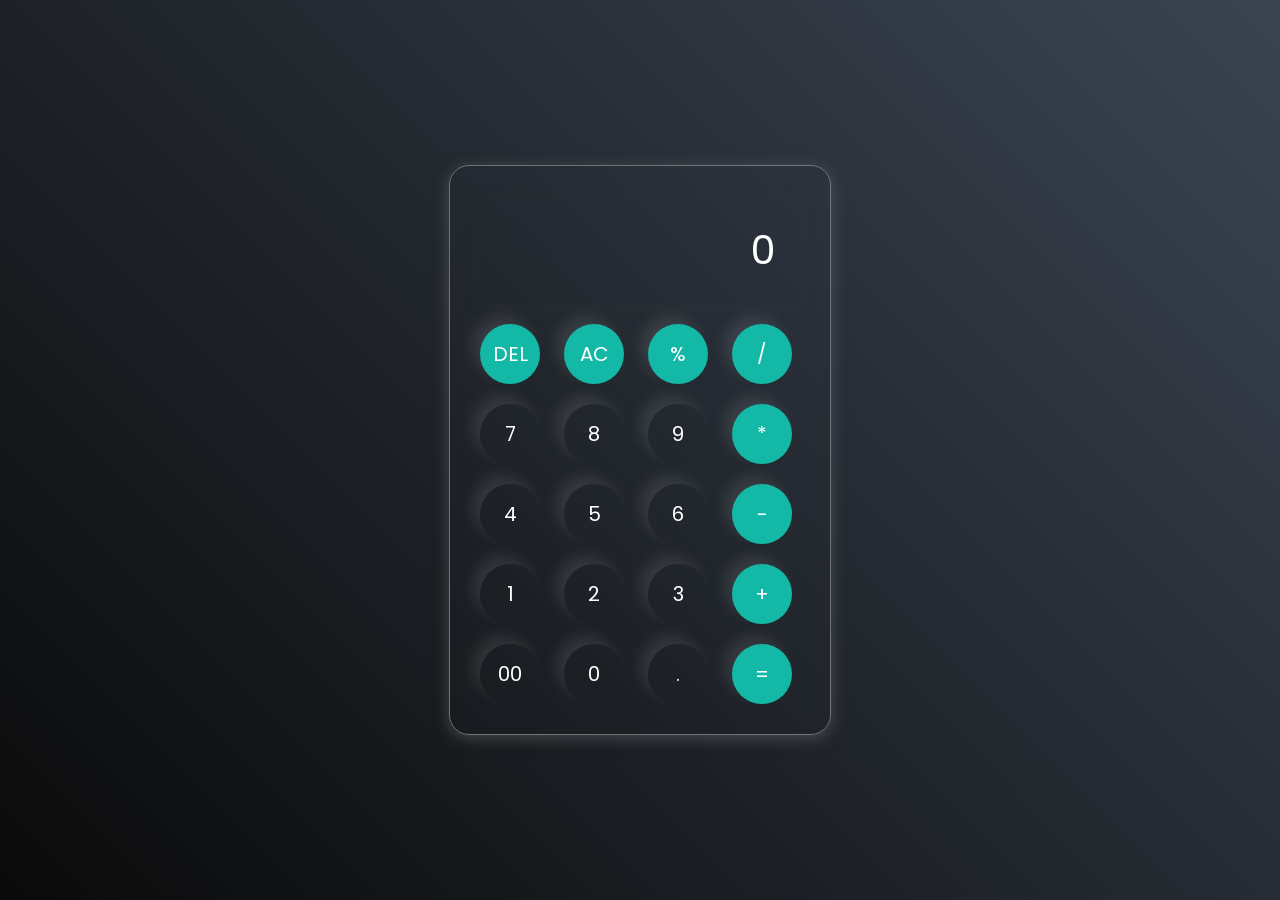
<file: index.html>
<!DOCTYPE html>
<html lang="en">

<head>
    <meta charset="UTF-8">
    <meta name="viewport" content="width=device-width, initial-scale=1.0">
    <title>CALCULATOR</title>
    <link rel="stylesheet" href="style.css">
   
</head>

<body>
    <div class="calculator">
        <input type="text" placeholder="0" id="display"
readonly
aria-label="Calculator display">
        <div>
            <button class="operator">DEL</button>
            <button class="operator">AC</button>
            <button class="operator">%</button>
            <button class="operator">/</button>
        </div>

        <div>
            <button>7</button>
            <button>8</button>
            <button>9</button>
            <button class="operator">*</button>

        </div>
        <div>
            <button>4</button>
            <button>5</button>
            <button>6</button>
            <button class="operator">-</button>

        </div>
        <div>
            <button>1</button>
            <button>2</button>
            <button>3</button>
            <button class="operator">+</button>

        </div>
        <div>
            <button>00</button>
            <button>0</button>
            <button>.</button>
            <button class="equalBtn">=</button>
        </div>
        </div>
</body>
<script src="script.js"></script>
</html>
</file>
<file: style.css>
@import url('https://fonts.googleapis.com/css2?family=Lato:ital,wght@0,100;0,300;0,400;0,700;0,900;1,100;1,300;1,400;1,700;1,900&family=Poppins:ital,wght@0,100;0,200;0,300;0,400;0,500;0,600;0,700;0,800;0,900;1,100;1,200;1,300;1,400;1,500;1,600;1,700;1,800;1,900&display=swap');

* {
    margin: 0;
    padding: 0;
    box-sizing: border-box;
    font-family: 'poppins', sans-serif;
}

body {
    display: flex;
    justify-content: center;
    align-items: center;
    width: 100%;
    height: 100vh;
    background: linear-gradient(45deg, #0a0a0a, #3a4452);
}

.calculator {
    border: 1px solid #717377;
    padding: 20px;
    border-radius: 20px;
    background: transparent;
    box-shadow: 0px 3px 15px rgba(113, 115, 119, 0.5);
}

input {
    width: 320px;
    border: none;
    padding: 24px;
    margin: 10px;
    background: transparent;
    font-size: 40px;
    text-align: right;
    cursor: pointer;
    color: white;
    box-shadow: 0px 3px 15px rgba(84, 84, 84, 0.1);
}

input::placeholder {
    color: #ffffff;
}

button {
    border-radius: 50%;
    border: none;
    height: 60px;
    width: 60px;
    margin: 10px;
    color: #ffffff;
    background: transparent;
    font-size: 20px;
    box-shadow: -8px -8px 15px rgba(255, 255, 255, 0.1);
    cursor: pointer;
    transition: 0.2s;
}

button:hover {
    transform: translateY(-3px);
}

button:active {
    transform: scale(0.92);
}

.equalBtn {
    background-color: #14b8a6;
    color: #ffffff;
}

.equalBtn:hover {
    background-color: #0d9488;
}

.operator {
    background-color: #14b8a6;
    color: #ffffff;
}

.operator:hover {
    background-color: #0d9488;
}
</file>
<file: calculator.css>
@import url('https://fonts.googleapis.com/css2?family=Lato:ital,wght@0,100;0,300;0,400;0,700;0,900;1,100;1,300;1,400;1,700;1,900&family=Poppins:ital,wght@0,100;0,200;0,300;0,400;0,500;0,600;0,700;0,800;0,900;1,100;1,200;1,300;1,400;1,500;1,600;1,700;1,800;1,900&display=swap');

* {
    margin: 0;
    padding: 0;
    box-sizing: border-box;
    font-family: 'poppins', sans-serif;
}

body {
    display: flex;
    justify-content: center;
    align-items: center;
    width: 100%;
    height: 100vh;
    background: linear-gradient(45deg, #0a0a0a, #3a4452);
}

.calculator {
    border: 1px solid #717377;
    padding: 20px;
    border-radius: 20px;
    background: transparent;
    box-shadow: 0px 3px 15px rgba(113, 115, 119, 0.5);
}

input {
    width: 320px;
    border: none;
    padding: 24px;
    margin: 10px;
    background: transparent;
    font-size: 40px;
    text-align: right;
    cursor: pointer;
    color: white;
    box-shadow: 0px 3px 15px rgba(84, 84, 84, 0.1);
}

input::placeholder {
    color: #ffffff;
}

button {
    border-radius: 50%;
    border: none;
    height: 60px;
    width: 60px;
    margin: 10px;
    color: #ffffff;
    background: transparent;
    font-size: 20px;
    box-shadow: -8px -8px 15px rgba(255, 255, 255, 0.1);
    cursor: pointer;
    transition: 0.2s;
}

button:hover {
    transform: translateY(-3px);
}

button:active {
    transform: scale(0.92);
}

.equalBtn {
    background-color: #14b8a6;
    color: #ffffff;
}

.equalBtn:hover {
    background-color: #0d9488;
}

.operator {
    background-color: #14b8a6;
    color: #ffffff;
}

.operator:hover {
    background-color: #0d9488;
}
</file>
